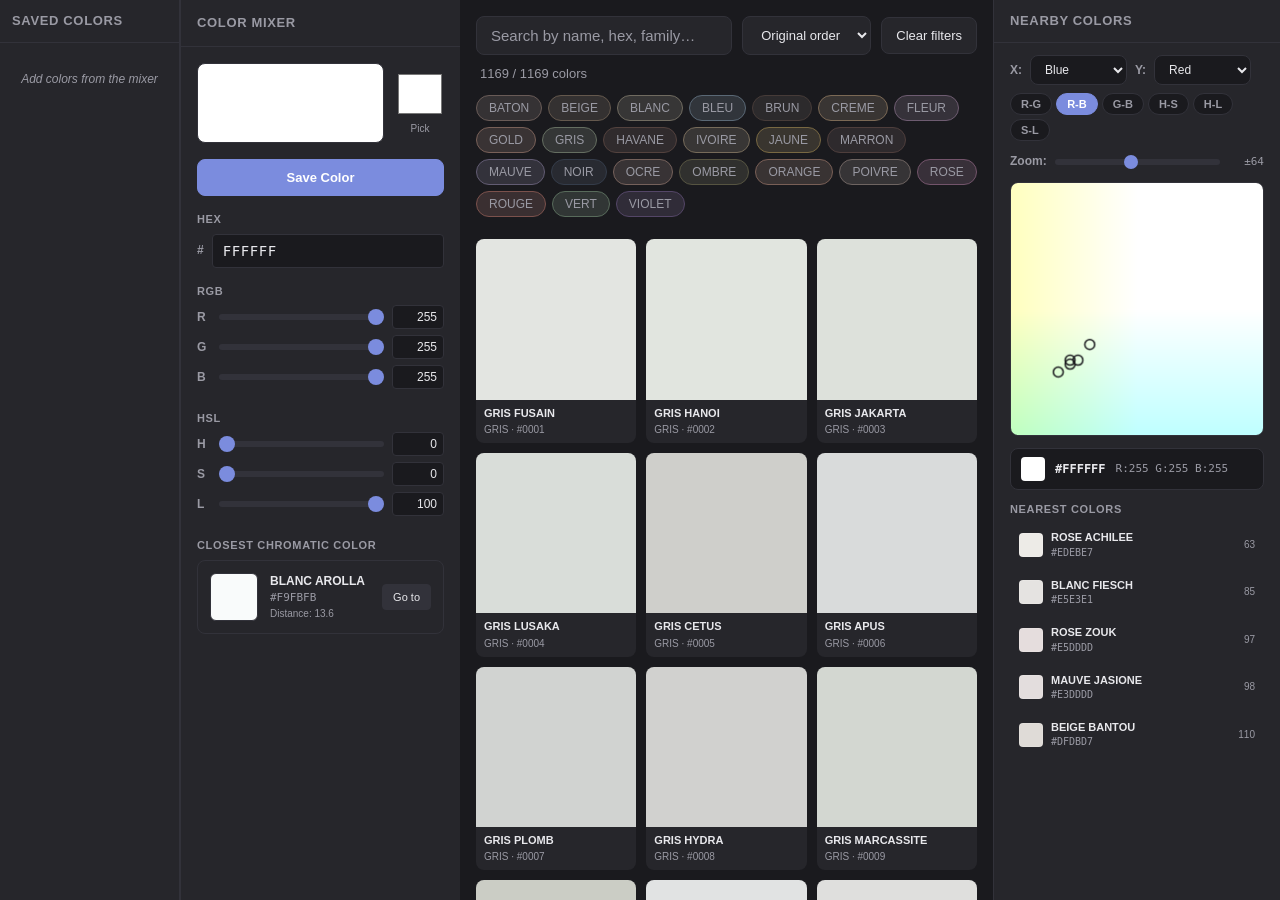
<file: app/index.html>
<!DOCTYPE html>
<html lang="en">

<head>
    <meta charset="UTF-8">
    <meta name="viewport" content="width=device-width, initial-scale=1.0">
    <title>Chromatic Explorer</title>
    <link rel="stylesheet" href="css/styles.css">
</head>

<body>

    <!-- Left panel: Palette + Picker side-by-side -->
    <div id="left-panel">
        <!-- Palette Panel -->
        <div id="palette-panel">
            <div id="palette-header">
                <h3>Saved Colors</h3>
                <div id="palette-actions" style="display:none">
                    <button id="clear-palette-btn" title="Clear saved colors">Clear</button>
                </div>
            </div>
            <div id="palette-colors">
                <span id="palette-empty">Add colors from the mixer</span>
            </div>
        </div>

        <!-- Color Picker Panel -->
        <div id="picker-panel">
            <div id="picker-header">
                <h3>Color Mixer</h3>
            </div>
            <div id="picker-body">
                <!-- Preview -->
                <div id="picker-preview-row">
                    <div id="picker-preview"></div>
                    <div id="picker-native-wrap">
                        <input type="color" id="picker-native" value="#ffffff">
                        <label>Pick</label>
                    </div>
                </div>

                <!-- Add to palette -->
                <button id="add-to-palette-btn">Save Color</button>

                <!-- HEX -->
                <div>
                    <div class="picker-section-title">Hex</div>
                    <div id="picker-hex-row">
                        <label>#</label>
                        <input type="text" id="picker-hex" value="FFFFFF" maxlength="6" spellcheck="false">
                    </div>
                </div>

                <!-- RGB -->
                <div>
                    <div class="picker-section-title">RGB</div>
                    <div class="picker-slider-row">
                        <label>R</label>
                        <input type="range" id="picker-r" min="0" max="255" value="255">
                        <input type="number" id="picker-r-num" min="0" max="255" value="255">
                    </div>
                    <div class="picker-slider-row">
                        <label>G</label>
                        <input type="range" id="picker-g" min="0" max="255" value="255">
                        <input type="number" id="picker-g-num" min="0" max="255" value="255">
                    </div>
                    <div class="picker-slider-row">
                        <label>B</label>
                        <input type="range" id="picker-b" min="0" max="255" value="255">
                        <input type="number" id="picker-b-num" min="0" max="255" value="255">
                    </div>
                </div>

                <!-- HSL -->
                <div>
                    <div class="picker-section-title">HSL</div>
                    <div class="picker-slider-row">
                        <label>H</label>
                        <input type="range" id="picker-h" min="0" max="360" value="0">
                        <input type="number" id="picker-h-num" min="0" max="360" value="0">
                    </div>
                    <div class="picker-slider-row">
                        <label>S</label>
                        <input type="range" id="picker-s" min="0" max="100" value="0">
                        <input type="number" id="picker-s-num" min="0" max="100" value="0">
                    </div>
                    <div class="picker-slider-row">
                        <label>L</label>
                        <input type="range" id="picker-l" min="0" max="100" value="100">
                        <input type="number" id="picker-l-num" min="0" max="100" value="100">
                    </div>
                </div>

                <!-- Closest Chromatic Color -->
                <div>
                    <div class="picker-section-title">Closest Chromatic Color</div>
                    <div id="closest-result" title="Click to load this color">
                        <div id="closest-swatch"></div>
                        <div id="closest-info">
                            <div id="closest-name">—</div>
                            <div id="closest-hex"></div>
                            <div id="closest-distance"></div>
                        </div>
                        <button id="closest-goto">Go to</button>
                    </div>
                </div>
            </div>
        </div>
    </div>

    <!-- Center area: Grid + Neighborhood -->
    <div id="center">
        <!-- Grid Section (controls + swatches) -->
        <div id="grid-section">
            <!-- Controls -->
            <div id="controls">
                <div id="search-row">
                    <input type="text" id="search" placeholder="Search by name, hex, family…" autocomplete="off">
                    <select id="sort-select">
                        <option value="number">Original order</option>
                        <option value="alpha">Alphabetical</option>
                        <option value="hue">By hue</option>
                        <option value="lightness">By lightness</option>
                    </select>
                    <button id="clear-btn">Clear filters</button>
                    <span id="result-count"></span>
                </div>
                <div id="family-chips"></div>
            </div>
            <!-- Grid -->
            <div id="grid-scroll">
                <div id="grid">
                    <div id="loading">Loading colors…</div>
                </div>
            </div>
        </div>

        <!-- Neighborhood Explorer Panel -->
        <div id="neighborhood-panel">
            <div id="neighborhood-header">
                <h3>Nearby Colors</h3>
                <button id="neighborhood-collapse" title="Collapse panel">−</button>
            </div>
            <div id="neighborhood-body">
                <!-- Axis selectors + presets -->
                <div id="neighborhood-toolbar">
                    <div id="axis-selectors">
                        <label>X:</label>
                        <select id="axis-x">
                            <option value="r">Red</option>
                            <option value="g">Green</option>
                            <option value="b" selected>Blue</option>
                            <option value="h">Hue</option>
                            <option value="s">Saturation</option>
                            <option value="l">Lightness</option>
                        </select>
                        <label>Y:</label>
                        <select id="axis-y">
                            <option value="r" selected>Red</option>
                            <option value="g">Green</option>
                            <option value="b">Blue</option>
                            <option value="h">Hue</option>
                            <option value="s">Saturation</option>
                            <option value="l">Lightness</option>
                        </select>
                    </div>
                    <div id="axis-presets">
                        <button class="preset-btn" data-x="r" data-y="g">R-G</button>
                        <button class="preset-btn" data-x="r" data-y="b">R-B</button>
                        <button class="preset-btn" data-x="g" data-y="b">G-B</button>
                        <button class="preset-btn" data-x="h" data-y="s">H-S</button>
                        <button class="preset-btn" data-x="h" data-y="l">H-L</button>
                        <button class="preset-btn" data-x="s" data-y="l">S-L</button>
                    </div>
                </div>

                <!-- Zoom slider -->
                <div id="zoom-row">
                    <label>Zoom:</label>
                    <input type="range" id="neighborhood-zoom" min="10" max="128" value="64">
                    <span id="zoom-value">±64</span>
                </div>

                <!-- Canvas -->
                <div id="canvas-wrap">
                    <canvas id="neighborhood-canvas"></canvas>
                    <!-- Tooltip (positioned absolutely) -->
                    <div id="neighborhood-tooltip" class="hidden">
                        <div id="tooltip-swatch"></div>
                        <div id="tooltip-info">
                            <div id="tooltip-name"></div>
                            <div id="tooltip-hex"></div>
                        </div>
                    </div>
                </div>

                <!-- Crosshair info bar -->
                <div id="crosshair-bar">
                    <div id="crosshair-swatch"></div>
                    <span id="crosshair-hex">#FFFFFF</span>
                    <span id="crosshair-channels">R:255 G:255 B:255</span>
                </div>

                <!-- Nearest colors list -->
                <div id="nearest-section">
                    <div class="picker-section-title">Nearest Colors</div>
                    <div id="nearest-list"></div>
                </div>
            </div>
        </div>
    </div>

    <script src="js/app.js"></script>
</body>

</html>
</file>
<file: app/css/styles.css>
*,
*::before,
*::after {
    box-sizing: border-box;
    margin: 0;
    padding: 0;
}

:root {
    --bg: #1a1a1e;
    --surface: #26262b;
    --surface2: #32323a;
    --text: #e8e8ec;
    --text-dim: #9a9aa4;
    --accent: #7b8cde;
    --radius: 8px;
    --palette-width: 220px;
    --picker-width: 340px;
    --left-width: calc(var(--palette-width) + var(--picker-width));
}

body {
    font-family: -apple-system, BlinkMacSystemFont, "Segoe UI", Roboto, Helvetica, Arial, sans-serif;
    background: var(--bg);
    color: var(--text);
    line-height: 1.4;
    overflow: hidden;
}

/* ── Scrollbars ──────────────────────────────────────────── */
* {
    scrollbar-width: thin;
    scrollbar-color: var(--surface2) transparent;
}

::-webkit-scrollbar {
    width: 6px;
    height: 6px;
}

::-webkit-scrollbar-track {
    background: transparent;
}

::-webkit-scrollbar-thumb {
    background: var(--surface2);
    border-radius: 3px;
}

::-webkit-scrollbar-thumb:hover {
    background: var(--text-dim);
}

/* ── Left panel container (fixed, palette + picker) ──── */
#left-panel {
    position: fixed;
    top: 0;
    left: 0;
    width: var(--left-width);
    height: 100vh;
    display: flex;
    z-index: 100;
    background: var(--surface);
    border-right: 1px solid var(--surface2);
}

/* ── Palette panel (inside left panel) ──────────────────── */
#palette-panel {
    width: var(--palette-width);
    height: 100%;
    background: var(--surface);
    border-right: 1px solid var(--surface2);
    display: flex;
    flex-direction: column;
    flex-shrink: 0;
}

#palette-header {
    padding: 12px;
    border-bottom: 1px solid var(--surface2);
    display: flex;
    align-items: center;
    justify-content: space-between;
}

#palette-header h3 {
    font-size: 13px;
    font-weight: 700;
    text-transform: uppercase;
    letter-spacing: .05em;
    color: var(--text-dim);
}

#palette-actions {
    display: flex;
    gap: 6px;
}

#palette-actions button {
    font-size: 10px;
    padding: 4px 8px;
    border: 1px solid var(--surface2);
    border-radius: var(--radius);
    background: var(--surface2);
    color: var(--text);
    cursor: pointer;
    white-space: nowrap;
}

#palette-actions button:hover {
    background: var(--accent);
    color: #fff;
}

#palette-colors {
    flex: 1;
    overflow-y: auto;
    padding: 8px;
    display: flex;
    flex-direction: column;
    gap: 6px;
}

#palette-empty {
    color: var(--text-dim);
    font-size: 12px;
    font-style: italic;
    text-align: center;
    padding: 20px 8px;
}

.palette-swatch {
    border-radius: var(--radius);
    cursor: pointer;
    display: flex;
    align-items: center;
    gap: 8px;
    padding: 6px 8px;
    transition: background .15s;
    border: 2px solid transparent;
    flex-shrink: 0;
}

.palette-swatch:hover {
    border-color: rgba(255, 255, 255, .3);
}

.palette-swatch .ps-color {
    width: 32px;
    height: 32px;
    border-radius: 6px;
    flex-shrink: 0;
    border: 1px solid rgba(255, 255, 255, .1);
}

.palette-swatch .ps-details {
    flex: 1;
    min-width: 0;
}

.palette-swatch .ps-name {
    font-size: 10px;
    font-weight: 600;
    color: var(--text);
    white-space: nowrap;
    overflow: hidden;
    text-overflow: ellipsis;
}

.palette-swatch .ps-hex {
    font-size: 10px;
    color: var(--text-dim);
    font-family: monospace;
}

.palette-swatch .ps-remove {
    width: 18px;
    height: 18px;
    border-radius: 50%;
    background: rgba(255, 255, 255, .1);
    color: var(--text-dim);
    font-size: 12px;
    line-height: 18px;
    text-align: center;
    opacity: 0;
    transition: opacity .15s;
    flex-shrink: 0;
    cursor: pointer;
}

.palette-swatch:hover .ps-remove {
    opacity: 1;
}

.palette-swatch .ps-remove:hover {
    background: rgba(255, 80, 80, .4);
    color: #fff;
}

/* ── Controls bar (inside grid section) ──────────────────── */
#controls {
    padding: 16px;
    display: flex;
    flex-direction: column;
    gap: 12px;
    background: var(--bg);
    flex-shrink: 0;
}

#search-row {
    display: flex;
    gap: 10px;
    align-items: center;
    flex-wrap: wrap;
}

#search {
    flex: 1;
    min-width: 200px;
    padding: 10px 14px;
    border: 1px solid var(--surface2);
    border-radius: var(--radius);
    background: var(--surface);
    color: var(--text);
    font-size: 15px;
    outline: none;
}

#search:focus {
    border-color: var(--accent);
}

#search::placeholder {
    color: var(--text-dim);
}

#sort-select,
#clear-btn {
    padding: 10px 14px;
    border: 1px solid var(--surface2);
    border-radius: var(--radius);
    background: var(--surface);
    color: var(--text);
    font-size: 13px;
    cursor: pointer;
}

#clear-btn:hover {
    background: var(--accent);
    color: #fff;
}

#family-chips {
    display: flex;
    flex-wrap: wrap;
    gap: 6px;
}

.family-chip {
    padding: 5px 12px;
    border-radius: 20px;
    font-size: 12px;
    font-weight: 500;
    cursor: pointer;
    border: 1px solid color-mix(in srgb, var(--chip-color, var(--surface2)) 40%, var(--surface2));
    background: color-mix(in srgb, var(--chip-color, var(--surface)) 10%, var(--surface));
    color: var(--text-dim);
    user-select: none;
    transition: all .15s;
}

.family-chip:hover {
    background: color-mix(in srgb, var(--chip-color, var(--surface2)) 22%, var(--surface));
    border-color: color-mix(in srgb, var(--chip-color, var(--text-dim)) 60%, var(--surface2));
}

.family-chip.active {
    border-color: color-mix(in srgb, var(--chip-color, var(--accent)) 70%, var(--surface2));
    background: color-mix(in srgb, var(--chip-color, var(--accent)) 35%, var(--surface));
    color: var(--text);
}

#result-count {
    font-size: 13px;
    color: var(--text-dim);
    padding: 0 4px;
}

/* ── Center area (Grid + Neighborhood) ───────────────────── */
#center {
    display: flex;
    gap: 0;
    margin-left: var(--left-width);
    width: calc(100vw - var(--left-width));
    height: 100vh;
    overflow: hidden;
}

/* ── Grid Section (controls + swatches) ──────────────────── */
#grid-section {
    flex: 1;
    display: flex;
    flex-direction: column;
    min-height: 0;
}

/* ── Neighborhood Explorer Panel (right side) ────────────── */
#neighborhood-panel {
    flex: 0 0 35%;
    max-width: 500px;
    min-width: 280px;
    background: var(--surface);
    border-left: 1px solid var(--surface2);
    display: flex;
    flex-direction: column;
    overflow: hidden;
}

#neighborhood-header {
    display: flex;
    align-items: center;
    justify-content: space-between;
    padding: 12px 16px;
    border-bottom: 1px solid var(--surface2);
    flex-shrink: 0;
}

#neighborhood-header h3 {
    font-size: 13px;
    font-weight: 700;
    text-transform: uppercase;
    letter-spacing: .05em;
    color: var(--text-dim);
}

#neighborhood-collapse {
    display: none;
}

#neighborhood-body {
    flex: 1;
    overflow-y: auto;
    overflow-x: hidden;
    padding: 12px 16px;
    display: flex;
    flex-direction: column;
    gap: 12px;
}

/* Toolbar: axis selectors + presets */
#neighborhood-toolbar {
    display: flex;
    flex-direction: column;
    gap: 8px;
}

#axis-selectors {
    display: flex;
    align-items: center;
    gap: 8px;
    flex-wrap: wrap;
}

#axis-selectors label {
    font-size: 12px;
    font-weight: 600;
    color: var(--text-dim);
}

#axis-selectors select {
    padding: 6px 10px;
    border: 1px solid var(--surface2);
    border-radius: var(--radius);
    background: var(--bg);
    color: var(--text);
    font-size: 12px;
    cursor: pointer;
}

#axis-presets {
    display: flex;
    flex-wrap: wrap;
    gap: 4px;
}

.preset-btn {
    padding: 4px 10px;
    border-radius: 14px;
    font-size: 11px;
    font-weight: 600;
    cursor: pointer;
    border: 1px solid var(--surface2);
    background: var(--bg);
    color: var(--text-dim);
    transition: all .15s;
}

.preset-btn:hover {
    border-color: var(--text-dim);
}

.preset-btn.active {
    border-color: var(--accent);
    background: var(--accent);
    color: #fff;
}

/* Zoom slider */
#zoom-row {
    display: flex;
    align-items: center;
    gap: 8px;
}

#zoom-row label {
    font-size: 12px;
    font-weight: 600;
    color: var(--text-dim);
    flex-shrink: 0;
}

#neighborhood-zoom {
    flex: 1;
    height: 6px;
    -webkit-appearance: none;
    appearance: none;
    background: var(--surface2);
    border-radius: 3px;
    outline: none;
}

#neighborhood-zoom::-webkit-slider-thumb {
    -webkit-appearance: none;
    appearance: none;
    width: 14px;
    height: 14px;
    border-radius: 50%;
    background: var(--accent);
    cursor: pointer;
}

#zoom-value {
    font-size: 11px;
    color: var(--text-dim);
    min-width: 36px;
    text-align: right;
    font-family: monospace;
}

/* Canvas container */
#canvas-wrap {
    position: relative;
    width: 100%;
    aspect-ratio: 1;
    border-radius: var(--radius);
    overflow: hidden;
    background: var(--bg);
    border: 1px solid var(--surface2);
}

#neighborhood-canvas {
    width: 100%;
    height: 100%;
    cursor: crosshair;
    display: block;
}

/* Tooltip */
#neighborhood-tooltip {
    position: absolute;
    background: var(--surface);
    border: 1px solid var(--surface2);
    border-radius: var(--radius);
    padding: 8px 10px;
    display: flex;
    gap: 8px;
    align-items: center;
    pointer-events: none;
    z-index: 10;
    box-shadow: 0 4px 12px rgba(0, 0, 0, .4);
    white-space: nowrap;
}

#neighborhood-tooltip.hidden {
    display: none;
}

#tooltip-swatch {
    width: 28px;
    height: 28px;
    border-radius: 4px;
    border: 1px solid rgba(255, 255, 255, .1);
    flex-shrink: 0;
}

#tooltip-name {
    font-size: 11px;
    font-weight: 600;
    color: var(--text);
}

#tooltip-hex {
    font-size: 10px;
    color: var(--text-dim);
    font-family: monospace;
}

/* Crosshair info bar */
#crosshair-bar {
    display: flex;
    align-items: center;
    gap: 10px;
    padding: 8px 10px;
    background: var(--bg);
    border-radius: var(--radius);
    border: 1px solid var(--surface2);
    overflow: hidden;
}

#crosshair-swatch {
    width: 24px;
    height: 24px;
    border-radius: 4px;
    border: 1px solid rgba(255, 255, 255, .1);
    flex-shrink: 0;
    background: #fff;
}

#crosshair-hex {
    font-size: 12px;
    font-family: monospace;
    color: var(--text);
    font-weight: 600;
}

#crosshair-channels {
    font-size: 11px;
    color: var(--text-dim);
    font-family: monospace;
    white-space: nowrap;
    overflow: hidden;
    text-overflow: ellipsis;
    min-width: 0;
}

/* Nearest colors section */
#nearest-section {
    flex: 1;
    min-height: 0;
    display: flex;
    flex-direction: column;
}

#nearest-list {
    display: flex;
    flex-direction: column;
    gap: 4px;
    flex: 1;
    min-height: 0;
    overflow-y: auto;
}

.nearest-item {
    display: flex;
    align-items: center;
    gap: 8px;
    padding: 6px 8px;
    border-radius: var(--radius);
    cursor: pointer;
    transition: background .15s;
    border: 1px solid transparent;
}

.nearest-item:hover {
    background: var(--surface2);
}

.nearest-item.highlighted {
    border-color: var(--accent);
    background: rgba(123, 140, 222, .15);
}

.nearest-item .ni-swatch {
    width: 24px;
    height: 24px;
    border-radius: 4px;
    border: 1px solid rgba(255, 255, 255, .1);
    flex-shrink: 0;
}

.nearest-item .ni-info {
    flex: 1;
    min-width: 0;
}

.nearest-item .ni-name {
    font-size: 11px;
    font-weight: 600;
    color: var(--text);
    white-space: nowrap;
    overflow: hidden;
    text-overflow: ellipsis;
}

.nearest-item .ni-hex {
    font-size: 10px;
    color: var(--text-dim);
    font-family: monospace;
}

.nearest-item .ni-dist {
    font-size: 10px;
    color: var(--text-dim);
    flex-shrink: 0;
}

/* Show neighborhood toggle button - removed, panel always visible */
#show-neighborhood-btn {
    display: none;
}

/* ── Color grid ──────────────────────────────────────────── */
#grid-scroll {
    flex: 1;
    min-height: 0;
    overflow-y: auto;
}

#grid {
    display: grid;
    grid-template-columns: repeat(auto-fill, minmax(140px, 1fr));
    gap: 10px;
    padding: 6px 16px 40px;
    align-content: start;
}

.swatch {
    border-radius: var(--radius);
    overflow: hidden;
    cursor: pointer;
    transition: transform .15s, box-shadow .15s;
    background: var(--surface);
}

.swatch:hover {
    transform: translateY(-3px);
    box-shadow: 0 6px 20px rgba(0, 0, 0, .4);
}

.swatch.in-palette {
    box-shadow: 0 0 0 3px var(--accent);
}

.swatch.active-in-picker {
    box-shadow: 0 0 0 3px #f5a623;
}

.swatch-color {
    width: 100%;
    aspect-ratio: 1;
    display: flex;
    align-items: flex-end;
    justify-content: center;
    padding: 6px;
}

.swatch-color .hex {
    font-size: 11px;
    font-weight: 700;
    letter-spacing: .03em;
    text-shadow: 0 1px 3px rgba(0, 0, 0, .5);
    opacity: 0;
    transition: opacity .15s;
}

.swatch:hover .swatch-color .hex {
    opacity: 1;
}

.swatch-info {
    padding: 6px 8px;
}

.swatch-info .name {
    font-size: 11px;
    font-weight: 600;
    color: var(--text);
    white-space: nowrap;
    overflow: hidden;
    text-overflow: ellipsis;
}

.swatch-info .family {
    font-size: 10px;
    color: var(--text-dim);
    margin-top: 2px;
}

/* ── Loading ─────────────────────────────────────────────── */
#loading {
    text-align: center;
    padding: 80px 20px;
    font-size: 18px;
    color: var(--text-dim);
}

/* ── Color Picker Panel (inside left panel) ──────────── */
#picker-panel {
    width: var(--picker-width);
    height: 100%;
    background: var(--surface);
    border-left: 1px solid var(--surface2);
    display: flex;
    flex-direction: column;
    overflow-y: auto;
    flex-shrink: 0;
}

#picker-header {
    display: flex;
    align-items: center;
    padding: 14px 16px;
    border-bottom: 1px solid var(--surface2);
}

#picker-header h3 {
    font-size: 13px;
    font-weight: 700;
    text-transform: uppercase;
    letter-spacing: .05em;
    color: var(--text-dim);
}

#picker-body {
    padding: 16px;
    display: flex;
    flex-direction: column;
    gap: 16px;
}

/* Preview + native picker */
#picker-preview-row {
    display: flex;
    gap: 12px;
    align-items: stretch;
}

#picker-preview {
    flex: 1;
    min-height: 80px;
    border-radius: var(--radius);
    border: 1px solid var(--surface2);
}

#picker-native-wrap {
    display: flex;
    flex-direction: column;
    align-items: center;
    justify-content: center;
    gap: 4px;
}

#picker-native {
    width: 48px;
    height: 48px;
    border: none;
    border-radius: var(--radius);
    cursor: pointer;
    background: none;
    padding: 0;
}

#picker-native-wrap label {
    font-size: 10px;
    color: var(--text-dim);
}

/* Section titles */
.picker-section-title {
    font-size: 11px;
    font-weight: 700;
    text-transform: uppercase;
    letter-spacing: .06em;
    color: var(--text-dim);
    margin-bottom: 6px;
}

/* Slider rows */
.picker-slider-row {
    display: flex;
    align-items: center;
    gap: 8px;
    margin-bottom: 6px;
}

.picker-slider-row label {
    width: 14px;
    font-size: 12px;
    font-weight: 700;
    color: var(--text-dim);
    flex-shrink: 0;
}

.picker-slider-row input[type="range"] {
    flex: 1;
    height: 6px;
    -webkit-appearance: none;
    appearance: none;
    background: var(--surface2);
    border-radius: 3px;
    outline: none;
}

.picker-slider-row input[type="range"]::-webkit-slider-thumb {
    -webkit-appearance: none;
    appearance: none;
    width: 16px;
    height: 16px;
    border-radius: 50%;
    background: var(--accent);
    cursor: pointer;
}

.picker-slider-row input[type="number"] {
    width: 52px;
    padding: 4px 6px;
    border: 1px solid var(--surface2);
    border-radius: 4px;
    background: var(--bg);
    color: var(--text);
    font-size: 12px;
    text-align: right;
    flex-shrink: 0;
}

/* Remove spinner arrows */
.picker-slider-row input[type="number"]::-webkit-inner-spin-button,
.picker-slider-row input[type="number"]::-webkit-outer-spin-button {
    -webkit-appearance: none;
    margin: 0;
}

.picker-slider-row input[type="number"] {
    -moz-appearance: textfield;
}

/* Hex row */
#picker-hex-row {
    display: flex;
    align-items: center;
    gap: 8px;
}

#picker-hex-row label {
    font-size: 12px;
    font-weight: 700;
    color: var(--text-dim);
}

#picker-hex {
    flex: 1;
    padding: 8px 10px;
    border: 1px solid var(--surface2);
    border-radius: 4px;
    background: var(--bg);
    color: var(--text);
    font-size: 14px;
    font-family: monospace;
    letter-spacing: .04em;
}

/* Closest color result */
#closest-result {
    border: 1px solid var(--surface2);
    border-radius: var(--radius);
    padding: 12px;
    display: flex;
    gap: 12px;
    align-items: center;
    cursor: pointer;
    transition: border-color .15s;
}

#closest-result:hover {
    border-color: var(--accent);
}

#closest-swatch {
    width: 48px;
    height: 48px;
    border-radius: 6px;
    flex-shrink: 0;
    border: 1px solid var(--surface2);
}

#closest-info {
    flex: 1;
    min-width: 0;
}

#closest-name {
    font-size: 12px;
    font-weight: 600;
    color: var(--text);
    white-space: nowrap;
    overflow: hidden;
    text-overflow: ellipsis;
}

#closest-hex {
    font-size: 11px;
    color: var(--text-dim);
    font-family: monospace;
}

#closest-distance {
    font-size: 10px;
    color: var(--text-dim);
    margin-top: 2px;
}

#closest-goto {
    padding: 6px 10px;
    border: 1px solid var(--surface2);
    border-radius: 4px;
    background: var(--surface2);
    color: var(--text);
    font-size: 11px;
    cursor: pointer;
    white-space: nowrap;
    flex-shrink: 0;
}

#closest-goto:hover {
    background: var(--accent);
    color: #fff;
}

/* Highlight a swatch in the grid */
.swatch.highlight-closest {
    box-shadow: 0 0 0 3px #f5a623, 0 0 16px rgba(245, 166, 35, .4);
    transform: translateY(-3px);
}

/* Add to palette button */
#add-to-palette-btn {
    width: 100%;
    padding: 10px;
    border: 1px solid var(--accent);
    border-radius: var(--radius);
    background: var(--accent);
    color: #fff;
    font-size: 13px;
    font-weight: 600;
    cursor: pointer;
    transition: opacity .15s;
}

#add-to-palette-btn:hover {
    opacity: .85;
}

#add-to-palette-btn.in-palette {
    background: var(--surface2);
    border-color: var(--surface2);
    color: var(--text-dim);
}

/* ── Responsive ───────────────────────────────────────── */
@media (max-width: 1400px) {
    :root {
        --palette-width: 180px;
        --picker-width: 280px;
    }

    #neighborhood-panel {
        flex: 0 0 35%;
        min-width: 240px;
    }
}

@media (max-width: 1000px) {
    :root {
        --palette-width: 0px;
        --picker-width: 0px;
    }

    #left-panel {
        position: relative;
        width: 100%;
        height: auto;
        max-height: 45vh;
        flex-direction: row;
        border-right: none;
        border-bottom: 1px solid var(--surface2);
    }

    #palette-panel {
        width: 180px;
        height: auto;
        max-height: 45vh;
    }

    #picker-panel {
        flex: 1;
        width: auto;
        height: auto;
        max-height: 45vh;
    }

    #center {
        margin-left: 0;
        flex-direction: column;
        height: auto;
        min-height: 0;
    }

    #grid-section {
        overflow: visible;
    }

    #grid-scroll {
        overflow-y: visible;
    }

    #neighborhood-panel {
        flex: none;
        max-width: 100%;
        min-width: 100%;
        border-left: none;
        border-top: 1px solid var(--surface2);
        max-height: 50vh;
    }

    #canvas-wrap {
        max-height: 250px;
        aspect-ratio: auto;
    }

    #neighborhood-canvas {
        max-height: 250px;
    }

    body {
        overflow-y: auto;
    }
}

@media (max-width: 600px) {
    #left-panel {
        flex-direction: column;
    }

    #palette-panel {
        width: 100%;
        height: auto;
        max-height: 30vh;
        border-right: none;
        border-bottom: 1px solid var(--surface2);
    }

    #palette-colors {
        flex-direction: row;
        overflow-x: auto;
        overflow-y: hidden;
    }

    #picker-panel {
        border-left: none;
        border-top: 1px solid var(--surface2);
    }

    #grid {
        grid-template-columns: repeat(auto-fill, minmax(100px, 1fr));
        gap: 6px;
    }

    .swatch-info {
        padding: 4px 6px;
    }

    .swatch-info .name {
        font-size: 10px;
    }
}
</file>
